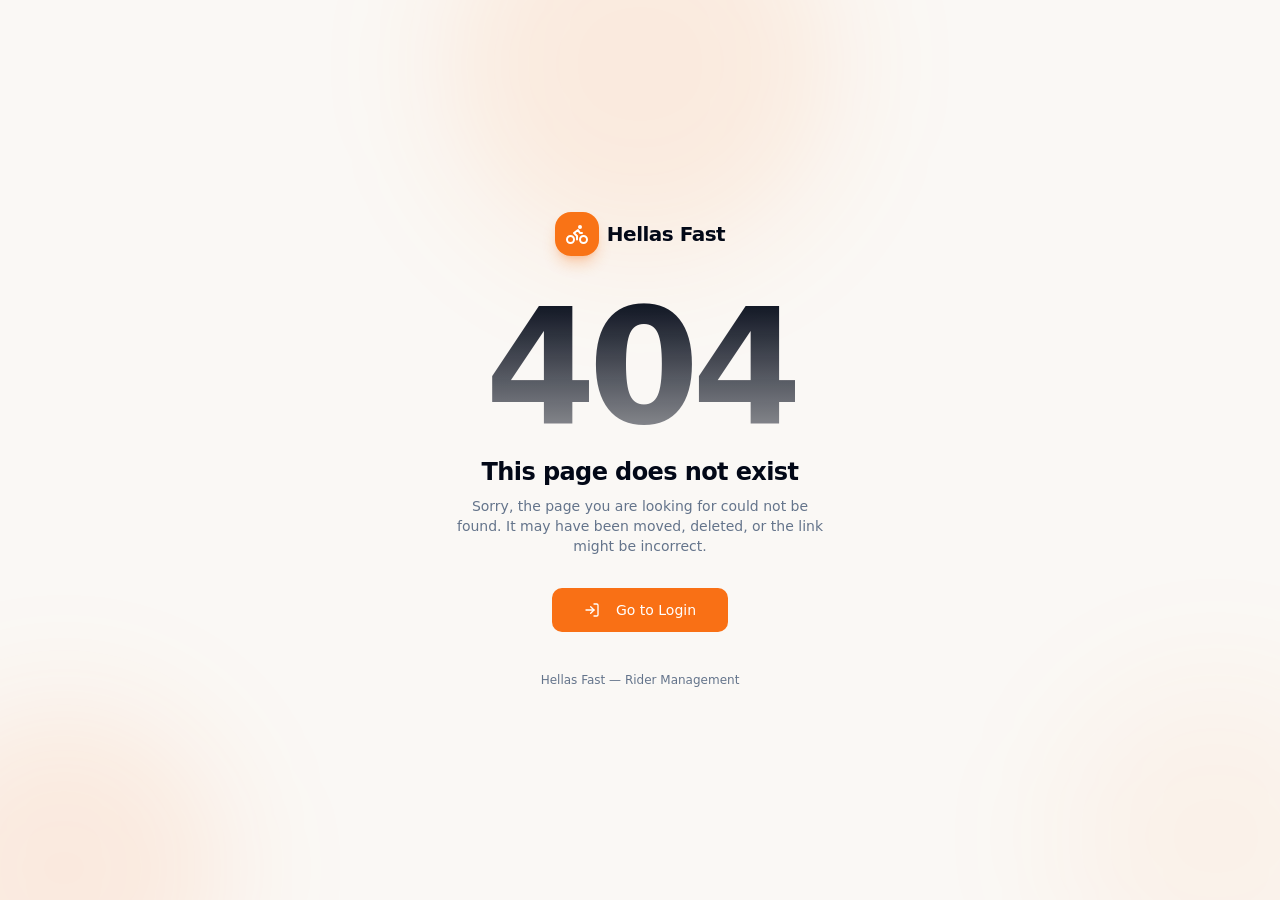
<file: index.html>
<!doctype html>
<html lang="en">
  <head>
    <meta charset="UTF-8" />
    <link rel="icon" type="image/png" href="./favicon.png" />
    <link rel="apple-touch-icon" href="./favicon.png" />
    <meta name="viewport" content="width=device-width, initial-scale=1.0" />
    <meta name="theme-color" content="#0d1526" />
    <meta name="description" content="Hellas Fast — rider performance, payments and document management" />
    <meta name="robots" content="noindex, nofollow" />
    <title>Hellas Fast — Rider Management</title>
    <script type="module" crossorigin src="./index-CgY04IL2.js"></script>
    <link rel="stylesheet" crossorigin href="./index-C-_PrX_S.css">
  </head>
  <body>
    <div id="root"></div>
  </body>
</html>
</file>
<file: index-C-_PrX_S.css>
*,:before,:after{--tw-border-spacing-x: 0;--tw-border-spacing-y: 0;--tw-translate-x: 0;--tw-translate-y: 0;--tw-rotate: 0;--tw-skew-x: 0;--tw-skew-y: 0;--tw-scale-x: 1;--tw-scale-y: 1;--tw-pan-x: ;--tw-pan-y: ;--tw-pinch-zoom: ;--tw-scroll-snap-strictness: proximity;--tw-gradient-from-position: ;--tw-gradient-via-position: ;--tw-gradient-to-position: ;--tw-ordinal: ;--tw-slashed-zero: ;--tw-numeric-figure: ;--tw-numeric-spacing: ;--tw-numeric-fraction: ;--tw-ring-inset: ;--tw-ring-offset-width: 0px;--tw-ring-offset-color: #fff;--tw-ring-color: rgb(59 130 246 / .5);--tw-ring-offset-shadow: 0 0 #0000;--tw-ring-shadow: 0 0 #0000;--tw-shadow: 0 0 #0000;--tw-shadow-colored: 0 0 #0000;--tw-blur: ;--tw-brightness: ;--tw-contrast: ;--tw-grayscale: ;--tw-hue-rotate: ;--tw-invert: ;--tw-saturate: ;--tw-sepia: ;--tw-drop-shadow: ;--tw-backdrop-blur: ;--tw-backdrop-brightness: ;--tw-backdrop-contrast: ;--tw-backdrop-grayscale: ;--tw-backdrop-hue-rotate: ;--tw-backdrop-invert: ;--tw-backdrop-opacity: ;--tw-backdrop-saturate: ;--tw-backdrop-sepia: ;--tw-contain-size: ;--tw-contain-layout: ;--tw-contain-paint: ;--tw-contain-style: }::backdrop{--tw-border-spacing-x: 0;--tw-border-spacing-y: 0;--tw-translate-x: 0;--tw-translate-y: 0;--tw-rotate: 0;--tw-skew-x: 0;--tw-skew-y: 0;--tw-scale-x: 1;--tw-scale-y: 1;--tw-pan-x: ;--tw-pan-y: ;--tw-pinch-zoom: ;--tw-scroll-snap-strictness: proximity;--tw-gradient-from-position: ;--tw-gradient-via-position: ;--tw-gradient-to-position: ;--tw-ordinal: ;--tw-slashed-zero: ;--tw-numeric-figure: ;--tw-numeric-spacing: ;--tw-numeric-fraction: ;--tw-ring-inset: ;--tw-ring-offset-width: 0px;--tw-ring-offset-color: #fff;--tw-ring-color: rgb(59 130 246 / .5);--tw-ring-offset-shadow: 0 0 #0000;--tw-ring-shadow: 0 0 #0000;--tw-shadow: 0 0 #0000;--tw-shadow-colored: 0 0 #0000;--tw-blur: ;--tw-brightness: ;--tw-contrast: ;--tw-grayscale: ;--tw-hue-rotate: ;--tw-invert: ;--tw-saturate: ;--tw-sepia: ;--tw-drop-shadow: ;--tw-backdrop-blur: ;--tw-backdrop-brightness: ;--tw-backdrop-contrast: ;--tw-backdrop-grayscale: ;--tw-backdrop-hue-rotate: ;--tw-backdrop-invert: ;--tw-backdrop-opacity: ;--tw-backdrop-saturate: ;--tw-backdrop-sepia: ;--tw-contain-size: ;--tw-contain-layout: ;--tw-contain-paint: ;--tw-contain-style: }*,:before,:after{box-sizing:border-box;border-width:0;border-style:solid;border-color:#e5e7eb}:before,:after{--tw-content: ""}html,:host{line-height:1.5;-webkit-text-size-adjust:100%;-moz-tab-size:4;-o-tab-size:4;tab-size:4;font-family:ui-sans-serif,system-ui,sans-serif,"Apple Color Emoji","Segoe UI Emoji",Segoe UI Symbol,"Noto Color Emoji";font-feature-settings:normal;font-variation-settings:normal;-webkit-tap-highlight-color:transparent}body{margin:0;line-height:inherit}hr{height:0;color:inherit;border-top-width:1px}abbr:where([title]){-webkit-text-decoration:underline dotted;text-decoration:underline dotted}h1,h2,h3,h4,h5,h6{font-size:inherit;font-weight:inherit}a{color:inherit;text-decoration:inherit}b,strong{font-weight:bolder}code,kbd,samp,pre{font-family:ui-monospace,SFMono-Regular,Menlo,Monaco,Consolas,Liberation Mono,Courier New,monospace;font-feature-settings:normal;font-variation-settings:normal;font-size:1em}small{font-size:80%}sub,sup{font-size:75%;line-height:0;position:relative;vertical-align:baseline}sub{bottom:-.25em}sup{top:-.5em}table{text-indent:0;border-color:inherit;border-collapse:collapse}button,input,optgroup,select,textarea{font-family:inherit;font-feature-settings:inherit;font-variation-settings:inherit;font-size:100%;font-weight:inherit;line-height:inherit;letter-spacing:inherit;color:inherit;margin:0;padding:0}button,select{text-transform:none}button,input:where([type=button]),input:where([type=reset]),input:where([type=submit]){-webkit-appearance:button;background-color:transparent;background-image:none}:-moz-focusring{outline:auto}:-moz-ui-invalid{box-shadow:none}progress{vertical-align:baseline}::-webkit-inner-spin-button,::-webkit-outer-spin-button{height:auto}[type=search]{-webkit-appearance:textfield;outline-offset:-2px}::-webkit-search-decoration{-webkit-appearance:none}::-webkit-file-upload-button{-webkit-appearance:button;font:inherit}summary{display:list-item}blockquote,dl,dd,h1,h2,h3,h4,h5,h6,hr,figure,p,pre{margin:0}fieldset{margin:0;padding:0}legend{padding:0}ol,ul,menu{list-style:none;margin:0;padding:0}dialog{padding:0}textarea{resize:vertical}input::-moz-placeholder,textarea::-moz-placeholder{opacity:1;color:#9ca3af}input::placeholder,textarea::placeholder{opacity:1;color:#9ca3af}button,[role=button]{cursor:pointer}:disabled{cursor:default}img,svg,video,canvas,audio,iframe,embed,object{display:block;vertical-align:middle}img,video{max-width:100%;height:auto}[hidden]:where(:not([hidden=until-found])){display:none}:root{--background: 36 33% 97%;--foreground: 222.2 84% 4.9%;--card: 0 0% 100%;--card-foreground: 222.2 84% 4.9%;--popover: 0 0% 100%;--popover-foreground: 222.2 84% 4.9%;--primary: 24 95% 53%;--primary-foreground: 0 0% 100%;--secondary: 36 20% 93%;--secondary-foreground: 222.2 47.4% 11.2%;--muted: 36 20% 94.5%;--muted-foreground: 215.4 16.3% 46.9%;--accent: 36 25% 92%;--accent-foreground: 222.2 47.4% 11.2%;--destructive: 0 84.2% 60.2%;--destructive-foreground: 0 0% 100%;--border: 36 18% 89%;--input: 36 18% 85%;--ring: 24 95% 53%;--radius: .75rem}*{border-color:hsl(var(--border))}body{background-color:hsl(var(--background));color:hsl(var(--foreground))}.sr-only{position:absolute;width:1px;height:1px;padding:0;margin:-1px;overflow:hidden;clip:rect(0,0,0,0);white-space:nowrap;border-width:0}.pointer-events-none{pointer-events:none}.\!visible{visibility:visible!important}.visible{visibility:visible}.collapse{visibility:collapse}.static{position:static}.fixed{position:fixed}.absolute{position:absolute}.relative{position:relative}.sticky{position:sticky}.inset-0{top:0;right:0;bottom:0;left:0}.inset-x-0{left:0;right:0}.inset-y-0{top:0;bottom:0}.-bottom-24{bottom:-6rem}.-bottom-32{bottom:-8rem}.-left-24{left:-6rem}.-right-24{right:-6rem}.-top-32{top:-8rem}.bottom-0{bottom:0}.left-0{left:0}.left-1\/2{left:50%}.left-2{left:.5rem}.left-3{left:.75rem}.left-\[50\%\]{left:50%}.left-full{left:100%}.right-2{right:.5rem}.right-4{right:1rem}.top-0{top:0}.top-1\/2{top:50%}.top-4{top:1rem}.top-\[50\%\]{top:50%}.z-40{z-index:40}.z-50{z-index:50}.col-span-2{grid-column:span 2 / span 2}.-mx-1{margin-left:-.25rem;margin-right:-.25rem}.mx-auto{margin-left:auto;margin-right:auto}.my-1{margin-top:.25rem;margin-bottom:.25rem}.my-3{margin-top:.75rem;margin-bottom:.75rem}.-mb-px{margin-bottom:-1px}.mb-1{margin-bottom:.25rem}.mb-1\.5{margin-bottom:.375rem}.mb-2{margin-bottom:.5rem}.mb-3{margin-bottom:.75rem}.mb-4{margin-bottom:1rem}.mb-8{margin-bottom:2rem}.ml-1{margin-left:.25rem}.ml-2{margin-left:.5rem}.ml-3{margin-left:.75rem}.ml-auto{margin-left:auto}.mr-1{margin-right:.25rem}.mr-2{margin-right:.5rem}.mt-0\.5{margin-top:.125rem}.mt-1{margin-top:.25rem}.mt-10{margin-top:2.5rem}.mt-2{margin-top:.5rem}.mt-3{margin-top:.75rem}.mt-4{margin-top:1rem}.mt-6{margin-top:1.5rem}.mt-8{margin-top:2rem}.block{display:block}.flex{display:flex}.inline-flex{display:inline-flex}.table{display:table}.grid{display:grid}.hidden{display:none}.h-1\.5{height:.375rem}.h-10{height:2.5rem}.h-11{height:2.75rem}.h-12{height:3rem}.h-14{height:3.5rem}.h-16{height:4rem}.h-2{height:.5rem}.h-20{height:5rem}.h-24{height:6rem}.h-3{height:.75rem}.h-3\.5{height:.875rem}.h-4{height:1rem}.h-48{height:12rem}.h-5{height:1.25rem}.h-6{height:1.5rem}.h-64{height:16rem}.h-7{height:1.75rem}.h-8{height:2rem}.h-80{height:20rem}.h-9{height:2.25rem}.h-96{height:24rem}.h-\[1px\]{height:1px}.h-\[76px\]{height:76px}.h-\[var\(--radix-select-trigger-height\)\]{height:var(--radix-select-trigger-height)}.h-full{height:100%}.h-px{height:1px}.h-screen{height:100vh}.max-h-96{max-height:24rem}.max-h-\[480px\]{max-height:480px}.max-h-\[520px\]{max-height:520px}.max-h-\[55vh\]{max-height:55vh}.max-h-\[60vh\]{max-height:60vh}.max-h-\[90vh\]{max-height:90vh}.min-h-\[320px\]{min-height:320px}.min-h-\[80px\]{min-height:80px}.min-h-screen{min-height:100vh}.w-1\.5{width:.375rem}.w-1\/3{width:33.333333%}.w-10{width:2.5rem}.w-11{width:2.75rem}.w-12{width:3rem}.w-14{width:3.5rem}.w-16{width:4rem}.w-2{width:.5rem}.w-20{width:5rem}.w-24{width:6rem}.w-3{width:.75rem}.w-3\.5{width:.875rem}.w-32{width:8rem}.w-4{width:1rem}.w-40{width:10rem}.w-44{width:11rem}.w-48{width:12rem}.w-5{width:1.25rem}.w-52{width:13rem}.w-56{width:14rem}.w-6{width:1.5rem}.w-64{width:16rem}.w-7{width:1.75rem}.w-8{width:2rem}.w-80{width:20rem}.w-9{width:2.25rem}.w-96{width:24rem}.w-\[150px\]{width:150px}.w-\[170px\]{width:170px}.w-\[1px\]{width:1px}.w-auto{width:auto}.w-fit{width:-moz-fit-content;width:fit-content}.w-full{width:100%}.min-w-0{min-width:0px}.min-w-\[220px\]{min-width:220px}.min-w-\[8rem\]{min-width:8rem}.min-w-\[var\(--radix-select-trigger-width\)\]{min-width:var(--radix-select-trigger-width)}.max-w-2xl{max-width:42rem}.max-w-3xl{max-width:48rem}.max-w-\[140px\]{max-width:140px}.max-w-\[160px\]{max-width:160px}.max-w-\[180px\]{max-width:180px}.max-w-\[220px\]{max-width:220px}.max-w-\[320px\]{max-width:320px}.max-w-\[360px\]{max-width:360px}.max-w-lg{max-width:32rem}.max-w-md{max-width:28rem}.max-w-sm{max-width:24rem}.flex-1{flex:1 1 0%}.shrink-0{flex-shrink:0}.caption-bottom{caption-side:bottom}.border-collapse{border-collapse:collapse}.-translate-x-1\/2{--tw-translate-x: -50%;transform:translate(var(--tw-translate-x),var(--tw-translate-y)) rotate(var(--tw-rotate)) skew(var(--tw-skew-x)) skewY(var(--tw-skew-y)) scaleX(var(--tw-scale-x)) scaleY(var(--tw-scale-y))}.-translate-x-full{--tw-translate-x: -100%;transform:translate(var(--tw-translate-x),var(--tw-translate-y)) rotate(var(--tw-rotate)) skew(var(--tw-skew-x)) skewY(var(--tw-skew-y)) scaleX(var(--tw-scale-x)) scaleY(var(--tw-scale-y))}.-translate-y-1\/2{--tw-translate-y: -50%;transform:translate(var(--tw-translate-x),var(--tw-translate-y)) rotate(var(--tw-rotate)) skew(var(--tw-skew-x)) skewY(var(--tw-skew-y)) scaleX(var(--tw-scale-x)) scaleY(var(--tw-scale-y))}.translate-x-0{--tw-translate-x: 0px;transform:translate(var(--tw-translate-x),var(--tw-translate-y)) rotate(var(--tw-rotate)) skew(var(--tw-skew-x)) skewY(var(--tw-skew-y)) scaleX(var(--tw-scale-x)) scaleY(var(--tw-scale-y))}.translate-x-\[-50\%\]{--tw-translate-x: -50%;transform:translate(var(--tw-translate-x),var(--tw-translate-y)) rotate(var(--tw-rotate)) skew(var(--tw-skew-x)) skewY(var(--tw-skew-y)) scaleX(var(--tw-scale-x)) scaleY(var(--tw-scale-y))}.translate-y-\[-50\%\]{--tw-translate-y: -50%;transform:translate(var(--tw-translate-x),var(--tw-translate-y)) rotate(var(--tw-rotate)) skew(var(--tw-skew-x)) skewY(var(--tw-skew-y)) scaleX(var(--tw-scale-x)) scaleY(var(--tw-scale-y))}.rotate-180{--tw-rotate: 180deg;transform:translate(var(--tw-translate-x),var(--tw-translate-y)) rotate(var(--tw-rotate)) skew(var(--tw-skew-x)) skewY(var(--tw-skew-y)) scaleX(var(--tw-scale-x)) scaleY(var(--tw-scale-y))}.transform{transform:translate(var(--tw-translate-x),var(--tw-translate-y)) rotate(var(--tw-rotate)) skew(var(--tw-skew-x)) skewY(var(--tw-skew-y)) scaleX(var(--tw-scale-x)) scaleY(var(--tw-scale-y))}@keyframes ping{75%,to{transform:scale(2);opacity:0}}.animate-ping{animation:ping 1s cubic-bezier(0,0,.2,1) infinite}@keyframes pulse{50%{opacity:.5}}.animate-pulse{animation:pulse 2s cubic-bezier(.4,0,.6,1) infinite}@keyframes spin{to{transform:rotate(360deg)}}.animate-spin{animation:spin 1s linear infinite}.cursor-default{cursor:default}.cursor-pointer{cursor:pointer}.select-none{-webkit-user-select:none;-moz-user-select:none;user-select:none}.scroll-mt-24{scroll-margin-top:6rem}.list-decimal{list-style-type:decimal}.list-disc{list-style-type:disc}.grid-cols-1{grid-template-columns:repeat(1,minmax(0,1fr))}.grid-cols-2{grid-template-columns:repeat(2,minmax(0,1fr))}.grid-cols-3{grid-template-columns:repeat(3,minmax(0,1fr))}.flex-row{flex-direction:row}.flex-col{flex-direction:column}.flex-col-reverse{flex-direction:column-reverse}.flex-wrap{flex-wrap:wrap}.items-start{align-items:flex-start}.items-center{align-items:center}.justify-end{justify-content:flex-end}.justify-center{justify-content:center}.justify-between{justify-content:space-between}.gap-0\.5{gap:.125rem}.gap-1{gap:.25rem}.gap-1\.5{gap:.375rem}.gap-2{gap:.5rem}.gap-2\.5{gap:.625rem}.gap-3{gap:.75rem}.gap-4{gap:1rem}.gap-5{gap:1.25rem}.gap-6{gap:1.5rem}.gap-x-5{-moz-column-gap:1.25rem;column-gap:1.25rem}.gap-y-2{row-gap:.5rem}.space-x-2>:not([hidden])~:not([hidden]){--tw-space-x-reverse: 0;margin-right:calc(.5rem * var(--tw-space-x-reverse));margin-left:calc(.5rem * calc(1 - var(--tw-space-x-reverse)))}.space-y-1>:not([hidden])~:not([hidden]){--tw-space-y-reverse: 0;margin-top:calc(.25rem * calc(1 - var(--tw-space-y-reverse)));margin-bottom:calc(.25rem * var(--tw-space-y-reverse))}.space-y-1\.5>:not([hidden])~:not([hidden]){--tw-space-y-reverse: 0;margin-top:calc(.375rem * calc(1 - var(--tw-space-y-reverse)));margin-bottom:calc(.375rem * var(--tw-space-y-reverse))}.space-y-2>:not([hidden])~:not([hidden]){--tw-space-y-reverse: 0;margin-top:calc(.5rem * calc(1 - var(--tw-space-y-reverse)));margin-bottom:calc(.5rem * var(--tw-space-y-reverse))}.space-y-3>:not([hidden])~:not([hidden]){--tw-space-y-reverse: 0;margin-top:calc(.75rem * calc(1 - var(--tw-space-y-reverse)));margin-bottom:calc(.75rem * var(--tw-space-y-reverse))}.space-y-4>:not([hidden])~:not([hidden]){--tw-space-y-reverse: 0;margin-top:calc(1rem * calc(1 - var(--tw-space-y-reverse)));margin-bottom:calc(1rem * var(--tw-space-y-reverse))}.space-y-6>:not([hidden])~:not([hidden]){--tw-space-y-reverse: 0;margin-top:calc(1.5rem * calc(1 - var(--tw-space-y-reverse)));margin-bottom:calc(1.5rem * var(--tw-space-y-reverse))}.divide-y>:not([hidden])~:not([hidden]){--tw-divide-y-reverse: 0;border-top-width:calc(1px * calc(1 - var(--tw-divide-y-reverse)));border-bottom-width:calc(1px * var(--tw-divide-y-reverse))}.overflow-auto{overflow:auto}.overflow-hidden{overflow:hidden}.overflow-x-auto{overflow-x:auto}.overflow-y-auto{overflow-y:auto}.overflow-x-visible{overflow-x:visible}.truncate{overflow:hidden;text-overflow:ellipsis;white-space:nowrap}.whitespace-nowrap{white-space:nowrap}.whitespace-pre-wrap{white-space:pre-wrap}.rounded{border-radius:.25rem}.rounded-2xl{border-radius:1rem}.rounded-full{border-radius:9999px}.rounded-lg{border-radius:var(--radius)}.rounded-md{border-radius:calc(var(--radius) - 2px)}.rounded-sm{border-radius:calc(var(--radius) - 4px)}.rounded-xl{border-radius:.75rem}.border{border-width:1px}.border-2{border-width:2px}.border-b{border-bottom-width:1px}.border-b-2{border-bottom-width:2px}.border-l-4{border-left-width:4px}.border-t{border-top-width:1px}.border-dashed{border-style:dashed}.border-amber-300{--tw-border-opacity: 1;border-color:rgb(252 211 77 / var(--tw-border-opacity, 1))}.border-amber-400{--tw-border-opacity: 1;border-color:rgb(251 191 36 / var(--tw-border-opacity, 1))}.border-amber-500{--tw-border-opacity: 1;border-color:rgb(245 158 11 / var(--tw-border-opacity, 1))}.border-blue-200{--tw-border-opacity: 1;border-color:rgb(191 219 254 / var(--tw-border-opacity, 1))}.border-blue-500{--tw-border-opacity: 1;border-color:rgb(59 130 246 / var(--tw-border-opacity, 1))}.border-destructive{border-color:hsl(var(--destructive))}.border-destructive\/30{border-color:hsl(var(--destructive) / .3)}.border-green-300{--tw-border-opacity: 1;border-color:rgb(134 239 172 / var(--tw-border-opacity, 1))}.border-green-500{--tw-border-opacity: 1;border-color:rgb(34 197 94 / var(--tw-border-opacity, 1))}.border-green-600{--tw-border-opacity: 1;border-color:rgb(22 163 74 / var(--tw-border-opacity, 1))}.border-input{border-color:hsl(var(--input))}.border-muted{border-color:hsl(var(--muted))}.border-muted-foreground\/30{border-color:hsl(var(--muted-foreground) / .3)}.border-orange-500{--tw-border-opacity: 1;border-color:rgb(249 115 22 / var(--tw-border-opacity, 1))}.border-primary{border-color:hsl(var(--primary))}.border-red-200{--tw-border-opacity: 1;border-color:rgb(254 202 202 / var(--tw-border-opacity, 1))}.border-red-500{--tw-border-opacity: 1;border-color:rgb(239 68 68 / var(--tw-border-opacity, 1))}.border-slate-700{--tw-border-opacity: 1;border-color:rgb(51 65 85 / var(--tw-border-opacity, 1))}.border-transparent{border-color:transparent}.border-white\/10{border-color:#ffffff1a}.bg-\[\#0d1526\]{--tw-bg-opacity: 1;background-color:rgb(13 21 38 / var(--tw-bg-opacity, 1))}.bg-amber-400{--tw-bg-opacity: 1;background-color:rgb(251 191 36 / var(--tw-bg-opacity, 1))}.bg-amber-50{--tw-bg-opacity: 1;background-color:rgb(255 251 235 / var(--tw-bg-opacity, 1))}.bg-amber-50\/60{background-color:#fffbeb99}.bg-amber-500{--tw-bg-opacity: 1;background-color:rgb(245 158 11 / var(--tw-bg-opacity, 1))}.bg-background{background-color:hsl(var(--background))}.bg-black\/50{background-color:#00000080}.bg-black\/80{background-color:#000c}.bg-blue-50{--tw-bg-opacity: 1;background-color:rgb(239 246 255 / var(--tw-bg-opacity, 1))}.bg-border{background-color:hsl(var(--border))}.bg-card{background-color:hsl(var(--card))}.bg-card\/95{background-color:hsl(var(--card) / .95)}.bg-destructive{background-color:hsl(var(--destructive))}.bg-destructive\/10{background-color:hsl(var(--destructive) / .1)}.bg-destructive\/5{background-color:hsl(var(--destructive) / .05)}.bg-green-50{--tw-bg-opacity: 1;background-color:rgb(240 253 244 / var(--tw-bg-opacity, 1))}.bg-green-500{--tw-bg-opacity: 1;background-color:rgb(34 197 94 / var(--tw-bg-opacity, 1))}.bg-green-600{--tw-bg-opacity: 1;background-color:rgb(22 163 74 / var(--tw-bg-opacity, 1))}.bg-muted{background-color:hsl(var(--muted))}.bg-muted\/40{background-color:hsl(var(--muted) / .4)}.bg-muted\/50{background-color:hsl(var(--muted) / .5)}.bg-orange-500{--tw-bg-opacity: 1;background-color:rgb(249 115 22 / var(--tw-bg-opacity, 1))}.bg-orange-500\/10{background-color:#f973161a}.bg-popover{background-color:hsl(var(--popover))}.bg-primary{background-color:hsl(var(--primary))}.bg-primary\/10{background-color:hsl(var(--primary) / .1)}.bg-primary\/5{background-color:hsl(var(--primary) / .05)}.bg-red-50{--tw-bg-opacity: 1;background-color:rgb(254 242 242 / var(--tw-bg-opacity, 1))}.bg-red-50\/60{background-color:#fef2f299}.bg-red-500{--tw-bg-opacity: 1;background-color:rgb(239 68 68 / var(--tw-bg-opacity, 1))}.bg-secondary{background-color:hsl(var(--secondary))}.bg-slate-800{--tw-bg-opacity: 1;background-color:rgb(30 41 59 / var(--tw-bg-opacity, 1))}.bg-transparent{background-color:transparent}.bg-violet-100{--tw-bg-opacity: 1;background-color:rgb(237 233 254 / var(--tw-bg-opacity, 1))}.bg-white\/\[0\.07\]{background-color:#ffffff12}.bg-gradient-to-b{background-image:linear-gradient(to bottom,var(--tw-gradient-stops))}.bg-gradient-to-r{background-image:linear-gradient(to right,var(--tw-gradient-stops))}.from-foreground{--tw-gradient-from: hsl(var(--foreground)) var(--tw-gradient-from-position);--tw-gradient-to: hsl(var(--foreground) / 0) var(--tw-gradient-to-position);--tw-gradient-stops: var(--tw-gradient-from), var(--tw-gradient-to)}.from-sky-500{--tw-gradient-from: #0ea5e9 var(--tw-gradient-from-position);--tw-gradient-to: rgb(14 165 233 / 0) var(--tw-gradient-to-position);--tw-gradient-stops: var(--tw-gradient-from), var(--tw-gradient-to)}.from-violet-500{--tw-gradient-from: #8b5cf6 var(--tw-gradient-from-position);--tw-gradient-to: rgb(139 92 246 / 0) var(--tw-gradient-to-position);--tw-gradient-stops: var(--tw-gradient-from), var(--tw-gradient-to)}.to-blue-600{--tw-gradient-to: #2563eb var(--tw-gradient-to-position)}.to-foreground\/40{--tw-gradient-to: hsl(var(--foreground) / .4) var(--tw-gradient-to-position)}.to-indigo-500{--tw-gradient-to: #6366f1 var(--tw-gradient-to-position)}.bg-clip-text{-webkit-background-clip:text;background-clip:text}.fill-foreground{fill:hsl(var(--foreground))}.fill-muted-foreground{fill:hsl(var(--muted-foreground))}.fill-primary{fill:hsl(var(--primary))}.fill-violet-500{fill:#8b5cf6}.stroke-muted{stroke:hsl(var(--muted))}.object-contain{-o-object-fit:contain;object-fit:contain}.object-cover{-o-object-fit:cover;object-fit:cover}.p-0{padding:0}.p-1{padding:.25rem}.p-10{padding:2.5rem}.p-2{padding:.5rem}.p-3{padding:.75rem}.p-4{padding:1rem}.p-6{padding:1.5rem}.p-8{padding:2rem}.px-0{padding-left:0;padding-right:0}.px-1\.5{padding-left:.375rem;padding-right:.375rem}.px-2{padding-left:.5rem;padding-right:.5rem}.px-2\.5{padding-left:.625rem;padding-right:.625rem}.px-3{padding-left:.75rem;padding-right:.75rem}.px-4{padding-left:1rem;padding-right:1rem}.px-8{padding-left:2rem;padding-right:2rem}.py-0{padding-top:0;padding-bottom:0}.py-0\.5{padding-top:.125rem;padding-bottom:.125rem}.py-1{padding-top:.25rem;padding-bottom:.25rem}.py-1\.5{padding-top:.375rem;padding-bottom:.375rem}.py-10{padding-top:2.5rem;padding-bottom:2.5rem}.py-2{padding-top:.5rem;padding-bottom:.5rem}.py-2\.5{padding-top:.625rem;padding-bottom:.625rem}.py-3{padding-top:.75rem;padding-bottom:.75rem}.py-4{padding-top:1rem;padding-bottom:1rem}.py-6{padding-top:1.5rem;padding-bottom:1.5rem}.py-8{padding-top:2rem;padding-bottom:2rem}.pb-2{padding-bottom:.5rem}.pb-3{padding-bottom:.75rem}.pl-5{padding-left:1.25rem}.pl-8{padding-left:2rem}.pl-9{padding-left:2.25rem}.pr-1{padding-right:.25rem}.pr-2{padding-right:.5rem}.pt-0{padding-top:0}.pt-1{padding-top:.25rem}.pt-16{padding-top:4rem}.pt-2{padding-top:.5rem}.pt-4{padding-top:1rem}.pt-6{padding-top:1.5rem}.text-left{text-align:left}.text-center{text-align:center}.text-right{text-align:right}.align-middle{vertical-align:middle}.font-mono{font-family:ui-monospace,SFMono-Regular,Menlo,Monaco,Consolas,Liberation Mono,Courier New,monospace}.text-2xl{font-size:1.5rem;line-height:2rem}.text-3xl{font-size:1.875rem;line-height:2.25rem}.text-\[10px\]{font-size:10px}.text-\[11px\]{font-size:11px}.text-\[7rem\]{font-size:7rem}.text-base{font-size:1rem;line-height:1.5rem}.text-lg{font-size:1.125rem;line-height:1.75rem}.text-sm{font-size:.875rem;line-height:1.25rem}.text-xl{font-size:1.25rem;line-height:1.75rem}.text-xs{font-size:.75rem;line-height:1rem}.font-bold{font-weight:700}.font-extrabold{font-weight:800}.font-medium{font-weight:500}.font-normal{font-weight:400}.font-semibold{font-weight:600}.uppercase{text-transform:uppercase}.lowercase{text-transform:lowercase}.capitalize{text-transform:capitalize}.tabular-nums{--tw-numeric-spacing: tabular-nums;font-variant-numeric:var(--tw-ordinal) var(--tw-slashed-zero) var(--tw-numeric-figure) var(--tw-numeric-spacing) var(--tw-numeric-fraction)}.leading-none{line-height:1}.leading-relaxed{line-height:1.625}.leading-tight{line-height:1.25}.tracking-tight{letter-spacing:-.025em}.tracking-tighter{letter-spacing:-.05em}.tracking-wide{letter-spacing:.025em}.tracking-wider{letter-spacing:.05em}.text-amber-600{--tw-text-opacity: 1;color:rgb(217 119 6 / var(--tw-text-opacity, 1))}.text-amber-700{--tw-text-opacity: 1;color:rgb(180 83 9 / var(--tw-text-opacity, 1))}.text-amber-800{--tw-text-opacity: 1;color:rgb(146 64 14 / var(--tw-text-opacity, 1))}.text-amber-950{--tw-text-opacity: 1;color:rgb(69 26 3 / var(--tw-text-opacity, 1))}.text-blue-600{--tw-text-opacity: 1;color:rgb(37 99 235 / var(--tw-text-opacity, 1))}.text-blue-700{--tw-text-opacity: 1;color:rgb(29 78 216 / var(--tw-text-opacity, 1))}.text-blue-900{--tw-text-opacity: 1;color:rgb(30 58 138 / var(--tw-text-opacity, 1))}.text-card-foreground{color:hsl(var(--card-foreground))}.text-current{color:currentColor}.text-destructive{color:hsl(var(--destructive))}.text-destructive-foreground{color:hsl(var(--destructive-foreground))}.text-foreground{color:hsl(var(--foreground))}.text-green-600{--tw-text-opacity: 1;color:rgb(22 163 74 / var(--tw-text-opacity, 1))}.text-green-700{--tw-text-opacity: 1;color:rgb(21 128 61 / var(--tw-text-opacity, 1))}.text-green-800{--tw-text-opacity: 1;color:rgb(22 101 52 / var(--tw-text-opacity, 1))}.text-muted-foreground{color:hsl(var(--muted-foreground))}.text-orange-500{--tw-text-opacity: 1;color:rgb(249 115 22 / var(--tw-text-opacity, 1))}.text-popover-foreground{color:hsl(var(--popover-foreground))}.text-primary{color:hsl(var(--primary))}.text-primary-foreground{color:hsl(var(--primary-foreground))}.text-red-600{--tw-text-opacity: 1;color:rgb(220 38 38 / var(--tw-text-opacity, 1))}.text-red-700{--tw-text-opacity: 1;color:rgb(185 28 28 / var(--tw-text-opacity, 1))}.text-red-800{--tw-text-opacity: 1;color:rgb(153 27 27 / var(--tw-text-opacity, 1))}.text-secondary-foreground{color:hsl(var(--secondary-foreground))}.text-slate-300{--tw-text-opacity: 1;color:rgb(203 213 225 / var(--tw-text-opacity, 1))}.text-slate-400{--tw-text-opacity: 1;color:rgb(148 163 184 / var(--tw-text-opacity, 1))}.text-transparent{color:transparent}.text-violet-700{--tw-text-opacity: 1;color:rgb(109 40 217 / var(--tw-text-opacity, 1))}.text-white{--tw-text-opacity: 1;color:rgb(255 255 255 / var(--tw-text-opacity, 1))}.underline-offset-4{text-underline-offset:4px}.accent-red-600{accent-color:#dc2626}.opacity-0{opacity:0}.opacity-100{opacity:1}.opacity-50{opacity:.5}.opacity-70{opacity:.7}.opacity-75{opacity:.75}.shadow{--tw-shadow: 0 1px 3px 0 rgb(0 0 0 / .1), 0 1px 2px -1px rgb(0 0 0 / .1);--tw-shadow-colored: 0 1px 3px 0 var(--tw-shadow-color), 0 1px 2px -1px var(--tw-shadow-color);box-shadow:var(--tw-ring-offset-shadow, 0 0 #0000),var(--tw-ring-shadow, 0 0 #0000),var(--tw-shadow)}.shadow-lg{--tw-shadow: 0 10px 15px -3px rgb(0 0 0 / .1), 0 4px 6px -4px rgb(0 0 0 / .1);--tw-shadow-colored: 0 10px 15px -3px var(--tw-shadow-color), 0 4px 6px -4px var(--tw-shadow-color);box-shadow:var(--tw-ring-offset-shadow, 0 0 #0000),var(--tw-ring-shadow, 0 0 #0000),var(--tw-shadow)}.shadow-md{--tw-shadow: 0 4px 6px -1px rgb(0 0 0 / .1), 0 2px 4px -2px rgb(0 0 0 / .1);--tw-shadow-colored: 0 4px 6px -1px var(--tw-shadow-color), 0 2px 4px -2px var(--tw-shadow-color);box-shadow:var(--tw-ring-offset-shadow, 0 0 #0000),var(--tw-ring-shadow, 0 0 #0000),var(--tw-shadow)}.shadow-sm{--tw-shadow: 0 1px 2px 0 rgb(0 0 0 / .05);--tw-shadow-colored: 0 1px 2px 0 var(--tw-shadow-color);box-shadow:var(--tw-ring-offset-shadow, 0 0 #0000),var(--tw-ring-shadow, 0 0 #0000),var(--tw-shadow)}.shadow-xl{--tw-shadow: 0 20px 25px -5px rgb(0 0 0 / .1), 0 8px 10px -6px rgb(0 0 0 / .1);--tw-shadow-colored: 0 20px 25px -5px var(--tw-shadow-color), 0 8px 10px -6px var(--tw-shadow-color);box-shadow:var(--tw-ring-offset-shadow, 0 0 #0000),var(--tw-ring-shadow, 0 0 #0000),var(--tw-shadow)}.shadow-orange-500\/30{--tw-shadow-color: rgb(249 115 22 / .3);--tw-shadow: var(--tw-shadow-colored)}.outline-none{outline:2px solid transparent;outline-offset:2px}.outline{outline-style:solid}.ring-0{--tw-ring-offset-shadow: var(--tw-ring-inset) 0 0 0 var(--tw-ring-offset-width) var(--tw-ring-offset-color);--tw-ring-shadow: var(--tw-ring-inset) 0 0 0 calc(0px + var(--tw-ring-offset-width)) var(--tw-ring-color);box-shadow:var(--tw-ring-offset-shadow),var(--tw-ring-shadow),var(--tw-shadow, 0 0 #0000)}.ring-offset-background{--tw-ring-offset-color: hsl(var(--background))}.blur-3xl{--tw-blur: blur(64px);filter:var(--tw-blur) var(--tw-brightness) var(--tw-contrast) var(--tw-grayscale) var(--tw-hue-rotate) var(--tw-invert) var(--tw-saturate) var(--tw-sepia) var(--tw-drop-shadow)}.filter{filter:var(--tw-blur) var(--tw-brightness) var(--tw-contrast) var(--tw-grayscale) var(--tw-hue-rotate) var(--tw-invert) var(--tw-saturate) var(--tw-sepia) var(--tw-drop-shadow)}.backdrop-blur{--tw-backdrop-blur: blur(8px);-webkit-backdrop-filter:var(--tw-backdrop-blur) var(--tw-backdrop-brightness) var(--tw-backdrop-contrast) var(--tw-backdrop-grayscale) var(--tw-backdrop-hue-rotate) var(--tw-backdrop-invert) var(--tw-backdrop-opacity) var(--tw-backdrop-saturate) var(--tw-backdrop-sepia);backdrop-filter:var(--tw-backdrop-blur) var(--tw-backdrop-brightness) var(--tw-backdrop-contrast) var(--tw-backdrop-grayscale) var(--tw-backdrop-hue-rotate) var(--tw-backdrop-invert) var(--tw-backdrop-opacity) var(--tw-backdrop-saturate) var(--tw-backdrop-sepia)}.backdrop-filter{-webkit-backdrop-filter:var(--tw-backdrop-blur) var(--tw-backdrop-brightness) var(--tw-backdrop-contrast) var(--tw-backdrop-grayscale) var(--tw-backdrop-hue-rotate) var(--tw-backdrop-invert) var(--tw-backdrop-opacity) var(--tw-backdrop-saturate) var(--tw-backdrop-sepia);backdrop-filter:var(--tw-backdrop-blur) var(--tw-backdrop-brightness) var(--tw-backdrop-contrast) var(--tw-backdrop-grayscale) var(--tw-backdrop-hue-rotate) var(--tw-backdrop-invert) var(--tw-backdrop-opacity) var(--tw-backdrop-saturate) var(--tw-backdrop-sepia)}.transition-all{transition-property:all;transition-timing-function:cubic-bezier(.4,0,.2,1);transition-duration:.15s}.transition-colors{transition-property:color,background-color,border-color,text-decoration-color,fill,stroke;transition-timing-function:cubic-bezier(.4,0,.2,1);transition-duration:.15s}.transition-opacity{transition-property:opacity;transition-timing-function:cubic-bezier(.4,0,.2,1);transition-duration:.15s}.transition-transform{transition-property:transform;transition-timing-function:cubic-bezier(.4,0,.2,1);transition-duration:.15s}.duration-200{transition-duration:.2s}@keyframes enter{0%{opacity:var(--tw-enter-opacity, 1);transform:translate3d(var(--tw-enter-translate-x, 0),var(--tw-enter-translate-y, 0),0) scale3d(var(--tw-enter-scale, 1),var(--tw-enter-scale, 1),var(--tw-enter-scale, 1)) rotate(var(--tw-enter-rotate, 0))}}@keyframes exit{to{opacity:var(--tw-exit-opacity, 1);transform:translate3d(var(--tw-exit-translate-x, 0),var(--tw-exit-translate-y, 0),0) scale3d(var(--tw-exit-scale, 1),var(--tw-exit-scale, 1),var(--tw-exit-scale, 1)) rotate(var(--tw-exit-rotate, 0))}}.duration-200{animation-duration:.2s}.running{animation-play-state:running}.\[scrollbar-width\:none\]{scrollbar-width:none}@media print{body *{visibility:hidden}#report-print-area,#report-print-area *,#page-print-area,#page-print-area *{visibility:visible}#report-print-area,#page-print-area{position:absolute;left:0;top:0;width:100%;padding:0}#report-print-area .max-h-\[520px\],#page-print-area .max-h-\[520px\]{max-height:none!important;overflow:visible!important}#page-print-area .overflow-x-auto,#page-print-area .overflow-auto{overflow:visible!important}.no-print{display:none!important}.print-block{display:block!important}}.file\:border-0::file-selector-button{border-width:0px}.file\:bg-transparent::file-selector-button{background-color:transparent}.file\:text-sm::file-selector-button{font-size:.875rem;line-height:1.25rem}.file\:font-medium::file-selector-button{font-weight:500}.placeholder\:text-muted-foreground::-moz-placeholder{color:hsl(var(--muted-foreground))}.placeholder\:text-muted-foreground::placeholder{color:hsl(var(--muted-foreground))}.last\:border-0:last-child{border-width:0px}.last\:pb-0:last-child{padding-bottom:0}.hover\:border-primary\/50:hover{border-color:hsl(var(--primary) / .5)}.hover\:bg-accent:hover{background-color:hsl(var(--accent))}.hover\:bg-amber-400\/90:hover{background-color:#fbbf24e6}.hover\:bg-destructive\/80:hover{background-color:hsl(var(--destructive) / .8)}.hover\:bg-destructive\/90:hover{background-color:hsl(var(--destructive) / .9)}.hover\:bg-green-500\/90:hover{background-color:#22c55ee6}.hover\:bg-muted\/50:hover{background-color:hsl(var(--muted) / .5)}.hover\:bg-primary\/80:hover{background-color:hsl(var(--primary) / .8)}.hover\:bg-primary\/90:hover{background-color:hsl(var(--primary) / .9)}.hover\:bg-secondary\/80:hover{background-color:hsl(var(--secondary) / .8)}.hover\:bg-white\/10:hover{background-color:#ffffff1a}.hover\:bg-white\/5:hover{background-color:#ffffff0d}.hover\:text-accent-foreground:hover{color:hsl(var(--accent-foreground))}.hover\:text-foreground:hover{color:hsl(var(--foreground))}.hover\:text-white:hover{--tw-text-opacity: 1;color:rgb(255 255 255 / var(--tw-text-opacity, 1))}.hover\:underline:hover{text-decoration-line:underline}.hover\:opacity-100:hover{opacity:1}.hover\:ring-2:hover{--tw-ring-offset-shadow: var(--tw-ring-inset) 0 0 0 var(--tw-ring-offset-width) var(--tw-ring-offset-color);--tw-ring-shadow: var(--tw-ring-inset) 0 0 0 calc(2px + var(--tw-ring-offset-width)) var(--tw-ring-color);box-shadow:var(--tw-ring-offset-shadow),var(--tw-ring-shadow),var(--tw-shadow, 0 0 #0000)}.hover\:ring-orange-400:hover{--tw-ring-opacity: 1;--tw-ring-color: rgb(251 146 60 / var(--tw-ring-opacity, 1))}.focus\:bg-accent:focus{background-color:hsl(var(--accent))}.focus\:text-accent-foreground:focus{color:hsl(var(--accent-foreground))}.focus\:outline-none:focus{outline:2px solid transparent;outline-offset:2px}.focus\:ring-2:focus{--tw-ring-offset-shadow: var(--tw-ring-inset) 0 0 0 var(--tw-ring-offset-width) var(--tw-ring-offset-color);--tw-ring-shadow: var(--tw-ring-inset) 0 0 0 calc(2px + var(--tw-ring-offset-width)) var(--tw-ring-color);box-shadow:var(--tw-ring-offset-shadow),var(--tw-ring-shadow),var(--tw-shadow, 0 0 #0000)}.focus\:ring-ring:focus{--tw-ring-color: hsl(var(--ring))}.focus\:ring-offset-2:focus{--tw-ring-offset-width: 2px}.focus-visible\:outline-none:focus-visible{outline:2px solid transparent;outline-offset:2px}.focus-visible\:ring-2:focus-visible{--tw-ring-offset-shadow: var(--tw-ring-inset) 0 0 0 var(--tw-ring-offset-width) var(--tw-ring-offset-color);--tw-ring-shadow: var(--tw-ring-inset) 0 0 0 calc(2px + var(--tw-ring-offset-width)) var(--tw-ring-color);box-shadow:var(--tw-ring-offset-shadow),var(--tw-ring-shadow),var(--tw-shadow, 0 0 #0000)}.focus-visible\:ring-ring:focus-visible{--tw-ring-color: hsl(var(--ring))}.focus-visible\:ring-offset-2:focus-visible{--tw-ring-offset-width: 2px}.focus-visible\:ring-offset-background:focus-visible{--tw-ring-offset-color: hsl(var(--background))}.active\:text-foreground:active{color:hsl(var(--foreground))}.disabled\:pointer-events-none:disabled{pointer-events:none}.disabled\:cursor-not-allowed:disabled{cursor:not-allowed}.disabled\:opacity-50:disabled{opacity:.5}.group:hover .group-hover\:opacity-100{opacity:1}.peer:disabled~.peer-disabled\:cursor-not-allowed{cursor:not-allowed}.peer:disabled~.peer-disabled\:opacity-70{opacity:.7}.data-\[disabled\]\:pointer-events-none[data-disabled]{pointer-events:none}.data-\[side\=bottom\]\:translate-y-1[data-side=bottom]{--tw-translate-y: .25rem;transform:translate(var(--tw-translate-x),var(--tw-translate-y)) rotate(var(--tw-rotate)) skew(var(--tw-skew-x)) skewY(var(--tw-skew-y)) scaleX(var(--tw-scale-x)) scaleY(var(--tw-scale-y))}.data-\[side\=left\]\:-translate-x-1[data-side=left]{--tw-translate-x: -.25rem;transform:translate(var(--tw-translate-x),var(--tw-translate-y)) rotate(var(--tw-rotate)) skew(var(--tw-skew-x)) skewY(var(--tw-skew-y)) scaleX(var(--tw-scale-x)) scaleY(var(--tw-scale-y))}.data-\[side\=right\]\:translate-x-1[data-side=right]{--tw-translate-x: .25rem;transform:translate(var(--tw-translate-x),var(--tw-translate-y)) rotate(var(--tw-rotate)) skew(var(--tw-skew-x)) skewY(var(--tw-skew-y)) scaleX(var(--tw-scale-x)) scaleY(var(--tw-scale-y))}.data-\[side\=top\]\:-translate-y-1[data-side=top]{--tw-translate-y: -.25rem;transform:translate(var(--tw-translate-x),var(--tw-translate-y)) rotate(var(--tw-rotate)) skew(var(--tw-skew-x)) skewY(var(--tw-skew-y)) scaleX(var(--tw-scale-x)) scaleY(var(--tw-scale-y))}.data-\[state\=checked\]\:translate-x-5[data-state=checked]{--tw-translate-x: 1.25rem;transform:translate(var(--tw-translate-x),var(--tw-translate-y)) rotate(var(--tw-rotate)) skew(var(--tw-skew-x)) skewY(var(--tw-skew-y)) scaleX(var(--tw-scale-x)) scaleY(var(--tw-scale-y))}.data-\[state\=unchecked\]\:translate-x-0[data-state=unchecked]{--tw-translate-x: 0px;transform:translate(var(--tw-translate-x),var(--tw-translate-y)) rotate(var(--tw-rotate)) skew(var(--tw-skew-x)) skewY(var(--tw-skew-y)) scaleX(var(--tw-scale-x)) scaleY(var(--tw-scale-y))}.data-\[state\=active\]\:bg-background[data-state=active]{background-color:hsl(var(--background))}.data-\[state\=checked\]\:bg-primary[data-state=checked]{background-color:hsl(var(--primary))}.data-\[state\=open\]\:bg-accent[data-state=open]{background-color:hsl(var(--accent))}.data-\[state\=selected\]\:bg-muted[data-state=selected]{background-color:hsl(var(--muted))}.data-\[state\=unchecked\]\:bg-input[data-state=unchecked]{background-color:hsl(var(--input))}.data-\[state\=active\]\:text-foreground[data-state=active]{color:hsl(var(--foreground))}.data-\[state\=checked\]\:text-primary-foreground[data-state=checked]{color:hsl(var(--primary-foreground))}.data-\[state\=open\]\:text-muted-foreground[data-state=open]{color:hsl(var(--muted-foreground))}.data-\[disabled\]\:opacity-50[data-disabled]{opacity:.5}.data-\[state\=active\]\:shadow-sm[data-state=active]{--tw-shadow: 0 1px 2px 0 rgb(0 0 0 / .05);--tw-shadow-colored: 0 1px 2px 0 var(--tw-shadow-color);box-shadow:var(--tw-ring-offset-shadow, 0 0 #0000),var(--tw-ring-shadow, 0 0 #0000),var(--tw-shadow)}.data-\[state\=open\]\:animate-in[data-state=open]{animation-name:enter;animation-duration:.15s;--tw-enter-opacity: initial;--tw-enter-scale: initial;--tw-enter-rotate: initial;--tw-enter-translate-x: initial;--tw-enter-translate-y: initial}.data-\[state\=closed\]\:animate-out[data-state=closed]{animation-name:exit;animation-duration:.15s;--tw-exit-opacity: initial;--tw-exit-scale: initial;--tw-exit-rotate: initial;--tw-exit-translate-x: initial;--tw-exit-translate-y: initial}.data-\[state\=closed\]\:fade-out-0[data-state=closed]{--tw-exit-opacity: 0}.data-\[state\=open\]\:fade-in-0[data-state=open]{--tw-enter-opacity: 0}.data-\[state\=closed\]\:zoom-out-95[data-state=closed]{--tw-exit-scale: .95}.data-\[state\=open\]\:zoom-in-95[data-state=open]{--tw-enter-scale: .95}.data-\[side\=bottom\]\:slide-in-from-top-2[data-side=bottom]{--tw-enter-translate-y: -.5rem}.data-\[side\=left\]\:slide-in-from-right-2[data-side=left]{--tw-enter-translate-x: .5rem}.data-\[side\=right\]\:slide-in-from-left-2[data-side=right]{--tw-enter-translate-x: -.5rem}.data-\[side\=top\]\:slide-in-from-bottom-2[data-side=top]{--tw-enter-translate-y: .5rem}.data-\[state\=closed\]\:slide-out-to-left-1\/2[data-state=closed]{--tw-exit-translate-x: -50%}.data-\[state\=closed\]\:slide-out-to-top-\[48\%\][data-state=closed]{--tw-exit-translate-y: -48%}.data-\[state\=open\]\:slide-in-from-left-1\/2[data-state=open]{--tw-enter-translate-x: -50%}.data-\[state\=open\]\:slide-in-from-top-\[48\%\][data-state=open]{--tw-enter-translate-y: -48%}@supports (backdrop-filter: var(--tw)){.supports-\[backdrop-filter\]\:bg-card\/80{background-color:hsl(var(--card) / .8)}}.dark\:border-blue-900:is(.dark *){--tw-border-opacity: 1;border-color:rgb(30 58 138 / var(--tw-border-opacity, 1))}.dark\:bg-blue-950:is(.dark *){--tw-bg-opacity: 1;background-color:rgb(23 37 84 / var(--tw-bg-opacity, 1))}.dark\:text-blue-100:is(.dark *){--tw-text-opacity: 1;color:rgb(219 234 254 / var(--tw-text-opacity, 1))}@media (min-width: 640px){.sm\:col-span-2{grid-column:span 2 / span 2}.sm\:ml-auto{margin-left:auto}.sm\:mr-auto{margin-right:auto}.sm\:block{display:block}.sm\:inline{display:inline}.sm\:max-w-2xl{max-width:42rem}.sm\:max-w-lg{max-width:32rem}.sm\:max-w-md{max-width:28rem}.sm\:grid-cols-2{grid-template-columns:repeat(2,minmax(0,1fr))}.sm\:grid-cols-3{grid-template-columns:repeat(3,minmax(0,1fr))}.sm\:grid-cols-4{grid-template-columns:repeat(4,minmax(0,1fr))}.sm\:flex-row{flex-direction:row}.sm\:items-end{align-items:flex-end}.sm\:items-center{align-items:center}.sm\:justify-end{justify-content:flex-end}.sm\:justify-between{justify-content:space-between}.sm\:gap-2{gap:.5rem}.sm\:gap-8{gap:2rem}.sm\:space-x-2>:not([hidden])~:not([hidden]){--tw-space-x-reverse: 0;margin-right:calc(.5rem * var(--tw-space-x-reverse));margin-left:calc(.5rem * calc(1 - var(--tw-space-x-reverse)))}.sm\:rounded-lg{border-radius:var(--radius)}.sm\:p-6{padding:1.5rem}.sm\:px-6{padding-left:1.5rem;padding-right:1.5rem}.sm\:pt-0{padding-top:0}.sm\:text-left{text-align:left}.sm\:text-\[10rem\]{font-size:10rem}}@media (min-width: 768px){.md\:col-span-1{grid-column:span 1 / span 1}.md\:grid-cols-2{grid-template-columns:repeat(2,minmax(0,1fr))}.md\:grid-cols-3{grid-template-columns:repeat(3,minmax(0,1fr))}.md\:flex-row{flex-direction:row}.md\:items-end{align-items:flex-end}}@media (min-width: 1024px){.lg\:col-span-2{grid-column:span 2 / span 2}.lg\:block{display:block}.lg\:hidden{display:none}.lg\:grid-cols-2{grid-template-columns:repeat(2,minmax(0,1fr))}.lg\:grid-cols-3{grid-template-columns:repeat(3,minmax(0,1fr))}.lg\:grid-cols-4{grid-template-columns:repeat(4,minmax(0,1fr))}.lg\:grid-cols-5{grid-template-columns:repeat(5,minmax(0,1fr))}.lg\:flex-row{flex-direction:row}.lg\:items-end{align-items:flex-end}}.\[\&\:\:-webkit-scrollbar\]\:hidden::-webkit-scrollbar{display:none}.\[\&\:has\(\[role\=checkbox\]\)\]\:pr-0:has([role=checkbox]){padding-right:0}.\[\&\>span\]\:line-clamp-1>span{overflow:hidden;display:-webkit-box;-webkit-box-orient:vertical;-webkit-line-clamp:1}.\[\&\>tr\]\:last\:border-b-0:last-child>tr{border-bottom-width:0px}.\[\&_svg\]\:pointer-events-none svg{pointer-events:none}.\[\&_svg\]\:size-4 svg{width:1rem;height:1rem}.\[\&_svg\]\:shrink-0 svg{flex-shrink:0}.\[\&_tr\:last-child\]\:border-0 tr:last-child{border-width:0px}.\[\&_tr\]\:border-b tr{border-bottom-width:1px}
</file>
